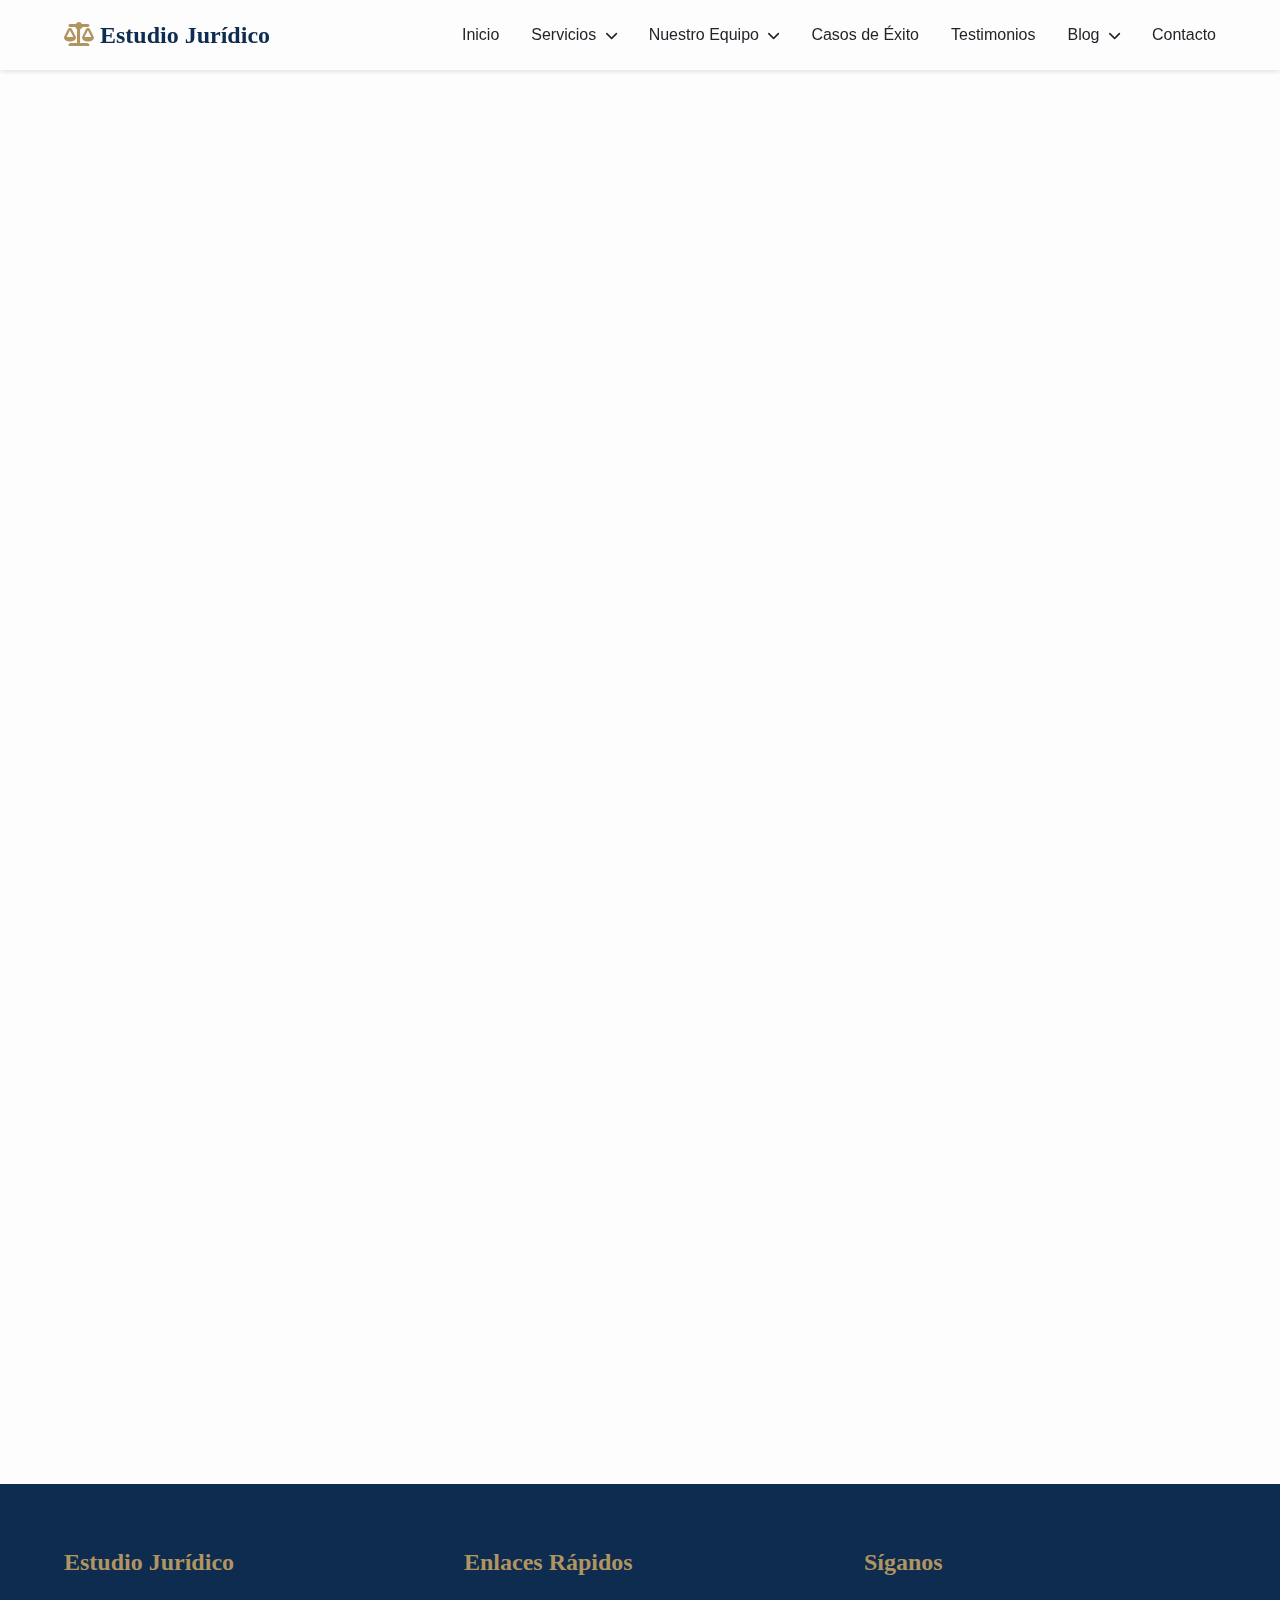
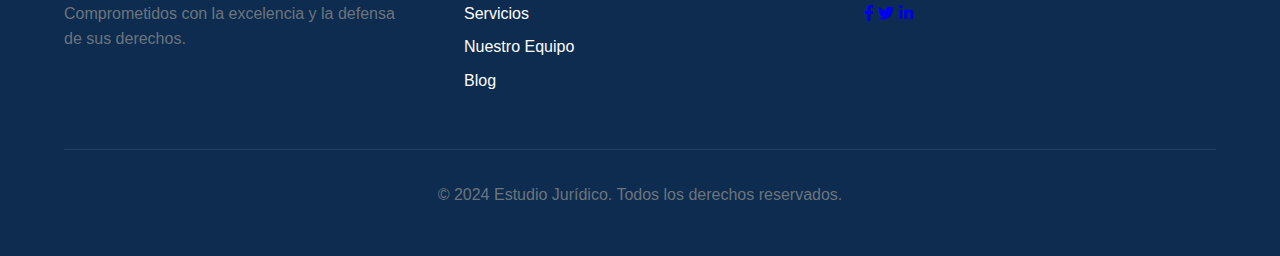
<file: contacto.html>
<!DOCTYPE html>
<html lang="es">
<head>
    <meta charset="UTF-8">
    <meta name="viewport" content="width=device-width, initial-scale=1.0">
    <title>Contacto - Estudio Jurídico</title>
    <link rel="stylesheet" href="src/css/styles.css">
    <link rel="stylesheet" href="https://cdnjs.cloudflare.com/ajax/libs/font-awesome/6.0.0-beta3/css/all.min.css">
</head>
<body>
    <!-- Header -->
    <header class="header">
        <nav class="nav">
            <div class="nav-brand">
                <a href="index.html" style="text-decoration: none; color: inherit;">
                    <i class="fas fa-balance-scale"></i>
                    <span>Estudio Jurídico</span>
                </a>
            </div>
            <ul class="nav-menu">
                <li><a href="index.html">Inicio</a></li>
                <li class="dropdown">
                    <a href="index.html#servicios" class="dropbtn">Servicios <i class="fas fa-chevron-down"></i></a>
                    <div class="dropdown-content">
                        <!-- Dropdown content from index.html -->
                    </div>
                </li>
                <li class="dropdown">
                    <a href="index.html#equipo" class="dropbtn">Nuestro Equipo <i class="fas fa-chevron-down"></i></a>
                    <div class="dropdown-content dropdown-content-simple">
                        <a href="perfiles/juan-perez.html">Juan Pérez - Derecho Corporativo</a>
                        <a href="perfiles/ana-gomez.html">Ana Gómez - Derecho de Familia</a>
                        <a href="perfiles/carlos-sanchez.html">Carlos Sánchez - Derecho Penal</a>
                    </div>
                </li>
                <li><a href="index.html#casos-de-exito">Casos de Éxito</a></li>
                <li><a href="index.html#testimonios">Testimonios</a></li>
                <li class="dropdown">
                    <a href="index.html#blog" class="dropbtn">Blog <i class="fas fa-chevron-down"></i></a>
                    <div class="dropdown-content dropdown-content-simple">
                        <a href="#">Noticias del Estudio</a>
                        <a href="#">Artículos de Interés</a>
                        <a href="#">Guías Legales</a>
                    </div>
                </li>
                <li><a href="contacto.html">Contacto</a></li>
            </ul>
            <button class="nav-toggle">
                <span></span>
                <span></span>
                <span></span>
            </button>
        </nav>
    </header>

    <main>
        <section id="contacto" class="contact fade-in-section" style="padding-top: 120px;">
            <div class="container">
                <h2 class="section-title">Contáctanos</h2>
                <p class="section-subtitle">Estamos aquí para ayudarte. Rellena el formulario o utiliza nuestros datos de contacto directo.</p>
                
                <div class="contact-content">
                    <div class="contact-info">
                        <div class="contact-item">
                            <i class="fas fa-map-marker-alt"></i>
                            <div>
                                <h4>Dirección</h4>
                                <p>Av. Libertador 1234, Piso 10<br>Ciudad Autónoma de Buenos Aires</p>
                            </div>
                        </div>
                        
                        <div class="contact-item">
                            <i class="fas fa-phone"></i>
                            <div>
                                <h4>Teléfono</h4>
                                <p>+54 11 4567-8900</p>
                            </div>
                        </div>
                        
                        <div class="contact-item">
                            <i class="fas fa-envelope"></i>
                            <div>
                                <h4>Email</h4>
                                <p>info@estudiojuridico.com</p>
                            </div>
                        </div>
                        
                        <div class="contact-item">
                            <i class="fas fa-clock"></i>
                            <div>
                                <h4>Horarios</h4>
                                <p>Lun - Vie: 9:00 - 18:00<br>Sáb: 9:00 - 13:00</p>
                            </div>
                        </div>
                    </div>
                    
                    <form class="contact-form" id="contactForm">
                        <div class="form-group">
                            <input type="text" id="nombre" name="nombre" placeholder="Nombre completo" required>
                        </div>
                        
                        <div class="form-group">
                            <input type="email" id="email" name="email" placeholder="Email" required>
                        </div>
                        
                        <div class="form-group">
                            <input type="tel" id="telefono" name="telefono" placeholder="Teléfono">
                        </div>
                        
                        <div class="form-group">
                            <select id="servicio" name="servicio" required>
                                <option value="">Seleccione un servicio</option>
                                <option value="civil">Derecho Civil</option>
                                <option value="penal">Derecho Penal</option>
                                <option value="laboral">Derecho Laboral</option>
                                <option value="corporativo">Derecho Corporativo</option>
                                <option value="inmobiliario">Derecho Inmobiliario</option>
                                <option value="tributario">Derecho Tributario</option>
                            </select>
                        </div>
                        
                        <div class="form-group">
                            <textarea id="mensaje" name="mensaje" placeholder="Su mensaje" rows="5" required></textarea>
                        </div>
                        
                        <button type="submit" class="btn btn-primary">Enviar Mensaje</button>
                    </form>
                </div>
                 <div class="contact-map">
                    <iframe src="https://www.google.com/maps/embed?pb=!1m18!1m12!1m3!1d3284.933584953816!2d-58.4095156847705!3d-34.5805559804655!2m3!1f0!2f0!3f0!3m2!1i1024!2i768!4f13.1!3m3!1m2!1s0x95bcca99c62d72c1%3A0x4a7a1658bdc0a7e!2sAv.%20del%20Libertador%201234%2C%20C1112%20CABA!5e0!3m2!1ses-419!2sar!4v1678886400000!5m2!1ses-419!2sar" width="100%" height="450" style="border:0;" allowfullscreen="" loading="lazy" referrerpolicy="no-referrer-when-downgrade"></iframe>
                </div>
            </div>
        </section>
    </main>

    <footer class="footer">
        <div class="container">
            <div class="footer-content">
                <div class="footer-section">
                    <h4>Estudio Jurídico</h4>
                    <p>Comprometidos con la excelencia y la defensa de sus derechos.</p>
                </div>
                <div class="footer-section">
                    <h4>Enlaces Rápidos</h4>
                    <ul>
                        <li><a href="index.html#servicios">Servicios</a></li>
                        <li><a href="index.html#equipo">Nuestro Equipo</a></li>
                        <li><a href="index.html#blog">Blog</a></li>
                    </ul>
                </div>
                <div class="footer-section">
                    <h4>Síganos</h4>
                    <div class="social-icons">
                        <a href="#"><i class="fab fa-facebook-f"></i></a>
                        <a href="#"><i class="fab fa-twitter"></i></a>
                        <a href="#"><i class="fab fa-linkedin-in"></i></a>
                    </div>
                </div>
            </div>
            <div class="footer-bottom">
                <p>&copy; 2024 Estudio Jurídico. Todos los derechos reservados.</p>
            </div>
        </div>
    </footer>

    <script src="src/js/main.js"></script>
    <script src="src/js/components/contact-form.js"></script>
</body>
</html>
</file>
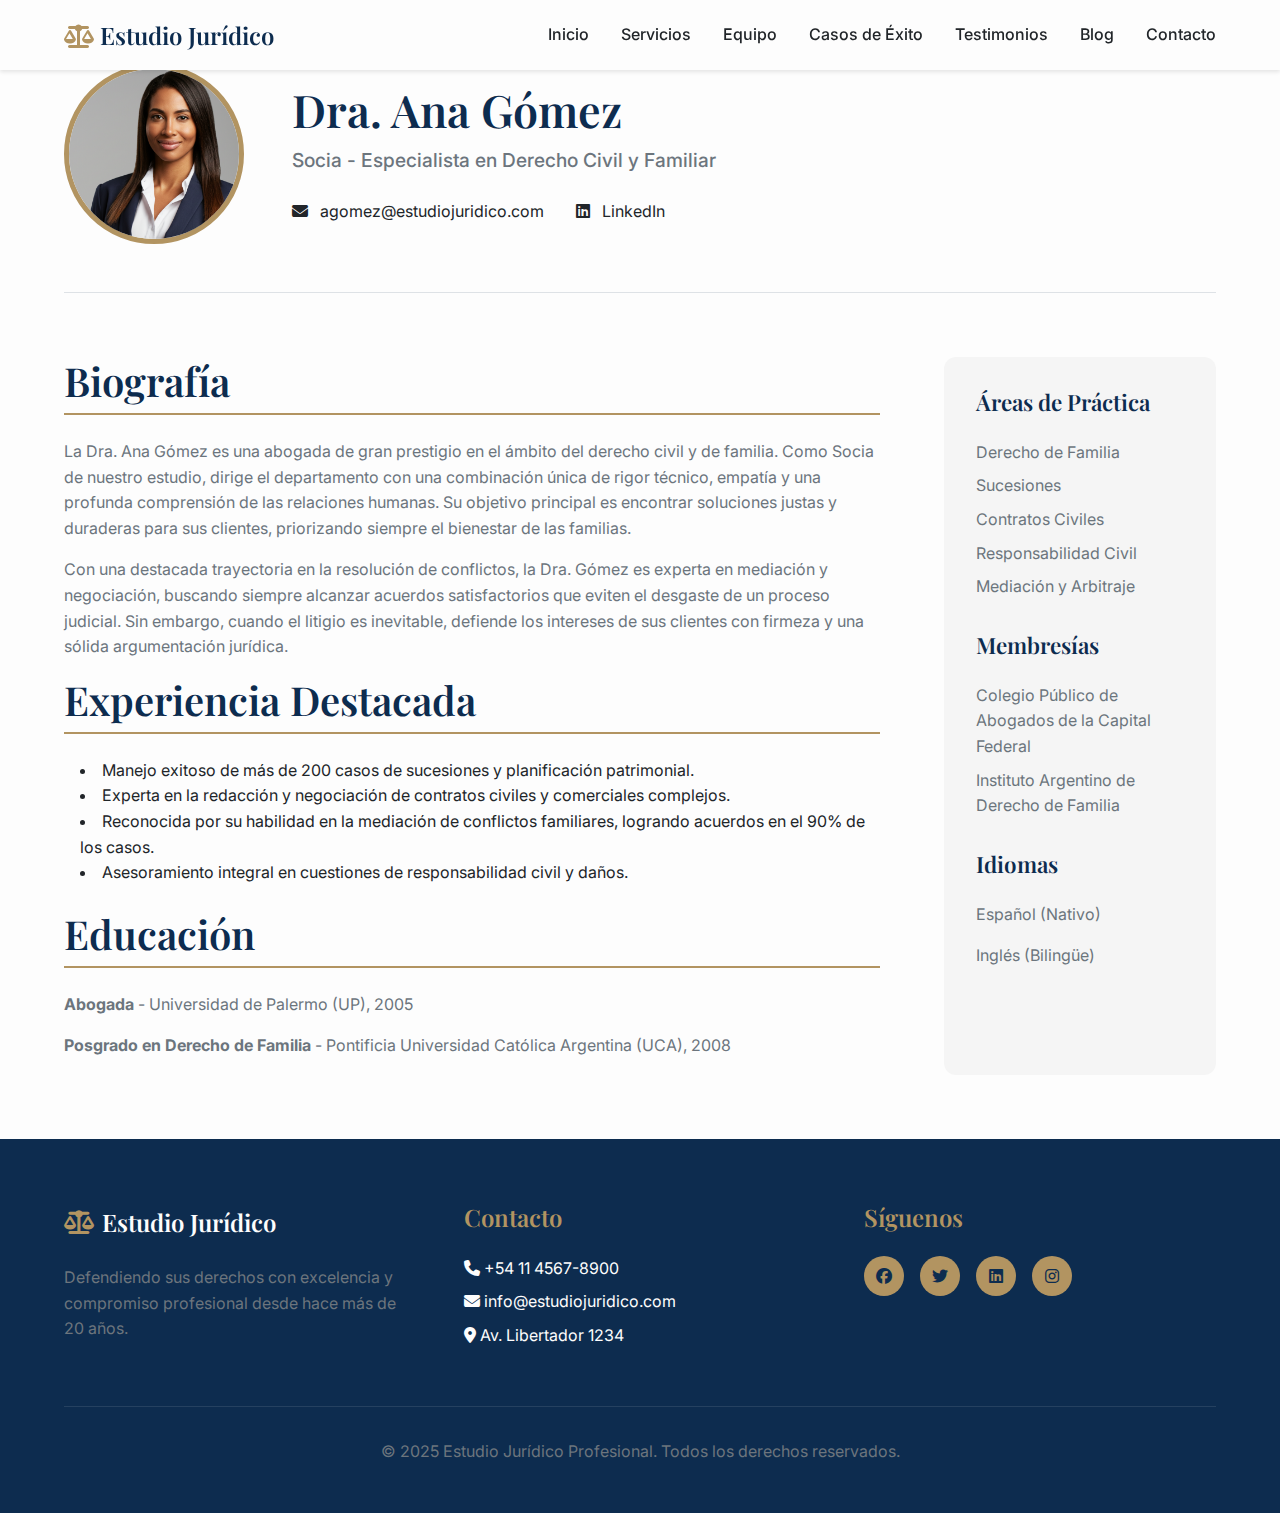
<file: perfiles/ana-gomez.html>
<!DOCTYPE html>
<html lang="es">
<head>
    <meta charset="UTF-8">
    <meta name="viewport" content="width=device-width, initial-scale=1.0">
    <title>Perfil de Dra. Ana Gómez - Estudio Jurídico</title>
    <meta name="description" content="Perfil profesional de la Dra. Ana Gómez, Socia y especialista en Derecho Civil y Familiar.">
    
    <!-- Google Fonts -->
    <link href="https://fonts.googleapis.com/css2?family=Inter:wght@300;400;500;600;700&family=Playfair+Display:wght@400;500;600;700&display=swap" rel="stylesheet">
    
    <!-- Font Awesome Icons -->
    <link rel="stylesheet" href="https://cdnjs.cloudflare.com/ajax/libs/font-awesome/6.4.0/css/all.min.css">
    
    <!-- Custom CSS -->
    <link rel="stylesheet" href="../src/css/styles.css">
    <link rel="stylesheet" href="../src/css/components.css">
</head>
<body>
    <!-- Header -->
    <header class="header">
        <nav class="nav">
            <div class="nav-brand">
                <a href="../index.html" style="text-decoration: none; color: inherit;">
                    <i class="fas fa-balance-scale"></i>
                    <span>Estudio Jurídico</span>
                </a>
            </div>
            <ul class="nav-menu">
                <li><a href="../index.html#inicio">Inicio</a></li>
                <li><a href="../index.html#servicios">Servicios</a></li>
                <li><a href="../index.html#equipo">Equipo</a></li>
                <li><a href="../index.html#casos-de-exito">Casos de Éxito</a></li>
                <li><a href="../index.html#testimonios">Testimonios</a></li>
                <li><a href="../index.html#blog">Blog</a></li>
                <li><a href="../contacto.html">Contacto</a></li>
            </ul>
            <button class="nav-toggle">
                <span></span>
                <span></span>
                <span></span>
            </button>
        </nav>
    </header>

    <main class="profile-page">
        <div class="container">
            <div class="profile-header">
                <img src="../public/professional-woman-headshot.png" alt="Dra. Ana Gómez" class="profile-img">
                <div class="profile-header-info">
                    <h1 class="profile-name">Dra. Ana Gómez</h1>
                    <p class="profile-title">Socia - Especialista en Derecho Civil y Familiar</p>
                    <div class="profile-contact-info">
                        <a href="mailto:agomez@estudiojuridico.com"><i class="fas fa-envelope"></i> agomez@estudiojuridico.com</a>
                        <a href="#"><i class="fab fa-linkedin"></i> LinkedIn</a>
                    </div>
                </div>
            </div>

            <div class="profile-content">
                <div class="profile-main">
                    <h2>Biografía</h2>
                    <p>La Dra. Ana Gómez es una abogada de gran prestigio en el ámbito del derecho civil y de familia. Como Socia de nuestro estudio, dirige el departamento con una combinación única de rigor técnico, empatía y una profunda comprensión de las relaciones humanas. Su objetivo principal es encontrar soluciones justas y duraderas para sus clientes, priorizando siempre el bienestar de las familias.</p>
                    <p>Con una destacada trayectoria en la resolución de conflictos, la Dra. Gómez es experta en mediación y negociación, buscando siempre alcanzar acuerdos satisfactorios que eviten el desgaste de un proceso judicial. Sin embargo, cuando el litigio es inevitable, defiende los intereses de sus clientes con firmeza y una sólida argumentación jurídica.</p>
                    
                    <h2>Experiencia Destacada</h2>
                    <ul>
                        <li>Manejo exitoso de más de 200 casos de sucesiones y planificación patrimonial.</li>
                        <li>Experta en la redacción y negociación de contratos civiles y comerciales complejos.</li>
                        <li>Reconocida por su habilidad en la mediación de conflictos familiares, logrando acuerdos en el 90% de los casos.</li>
                        <li>Asesoramiento integral en cuestiones de responsabilidad civil y daños.</li>
                    </ul>

                    <h2>Educación</h2>
                    <p><strong>Abogada</strong> - Universidad de Palermo (UP), 2005</p>
                    <p><strong>Posgrado en Derecho de Familia</strong> - Pontificia Universidad Católica Argentina (UCA), 2008</p>
                </div>
                <aside class="profile-sidebar">
                    <h3>Áreas de Práctica</h3>
                    <ul>
                        <li>Derecho de Familia</li>
                        <li>Sucesiones</li>
                        <li>Contratos Civiles</li>
                        <li>Responsabilidad Civil</li>
                        <li>Mediación y Arbitraje</li>
                    </ul>
                    <h3>Membresías</h3>
                    <ul>
                        <li>Colegio Público de Abogados de la Capital Federal</li>
                        <li>Instituto Argentino de Derecho de Familia</li>
                    </ul>
                    <h3>Idiomas</h3>
                    <p>Español (Nativo)</p>
                    <p>Inglés (Bilingüe)</p>
                </aside>
            </div>
        </div>
    </main>

    <!-- Footer -->
    <footer class="footer">
        <div class="container">
            <div class="footer-content">
                <div class="footer-section">
                    <div class="footer-brand">
                        <i class="fas fa-balance-scale"></i>
                        <span>Estudio Jurídico</span>
                    </div>
                    <p>Defendiendo sus derechos con excelencia y compromiso profesional desde hace más de 20 años.</p>
                </div>
                <div class="footer-section">
                    <h4>Contacto</h4>
                    <ul>
                        <li><i class="fas fa-phone"></i> +54 11 4567-8900</li>
                        <li><i class="fas fa-envelope"></i> info@estudiojuridico.com</li>
                        <li><i class="fas fa-map-marker-alt"></i> Av. Libertador 1234</li>
                    </ul>
                </div>
                <div class="footer-section">
                    <h4>Síguenos</h4>
                    <div class="social-links">
                        <a href="#"><i class="fab fa-facebook"></i></a>
                        <a href="#"><i class="fab fa-twitter"></i></a>
                        <a href="#"><i class="fab fa-linkedin"></i></a>
                        <a href="#"><i class="fab fa-instagram"></i></a>
                    </div>
                </div>
            </div>
            <div class="footer-bottom">
                <p>&copy; 2025 Estudio Jurídico Profesional. Todos los derechos reservados.</p>
            </div>
        </div>
    </footer>
    <script src="../src/js/main.js"></script>
</body>
</html>
</file>
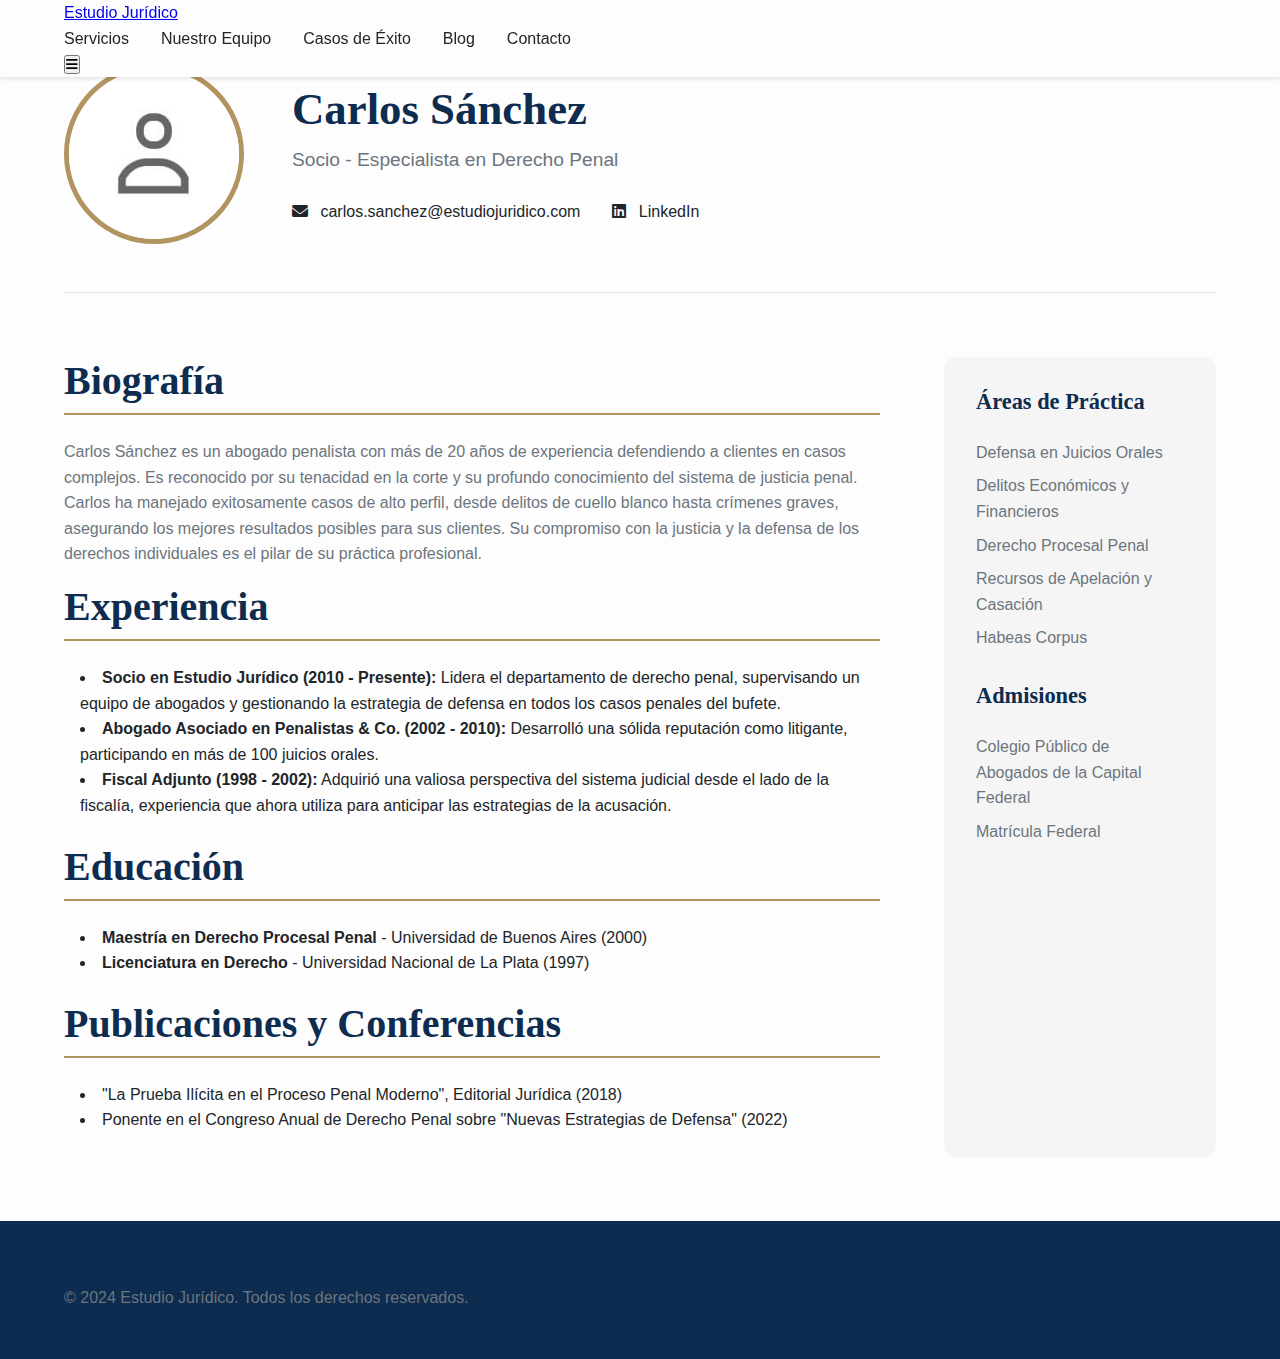
<file: perfiles/carlos-sanchez.html>
<!DOCTYPE html>
<html lang="es">
<head>
    <meta charset="UTF-8">
    <meta name="viewport" content="width=device-width, initial-scale=1.0">
    <title>Carlos Sánchez - Especialista en Derecho Penal - Estudio Jurídico</title>
    <link rel="stylesheet" href="../src/css/styles.css">
    <link rel="stylesheet" href="../src/css/components.css">
    <link rel="stylesheet" href="https://cdnjs.cloudflare.com/ajax/libs/font-awesome/6.0.0-beta3/css/all.min.css">
</head>
<body>
    <header class="header">
        <div class="container">
            <nav class="navigation">
                <a href="../index.html" class="logo">Estudio Jurídico</a>
                <ul class="nav-menu">
                    <li><a href="../index.html#servicios">Servicios</a></li>
                    <li><a href="../index.html#equipo">Nuestro Equipo</a></li>
                    <li><a href="../index.html#casos-de-exito">Casos de Éxito</a></li>
                    <li><a href="../index.html#blog">Blog</a></li>
                    <li><a href="../contacto.html">Contacto</a></li>
                </ul>
                <button class="hamburger-menu" aria-label="Abrir menú">
                    <i class="fas fa-bars"></i>
                </button>
            </nav>
        </div>
    </header>

    <main>
        <section class="profile-page">
            <div class="container">
                <header class="profile-header">
                    <img src="../public/placeholder-user.jpg" alt="Foto de Carlos Sánchez" class="profile-img">
                    <div class="profile-info">
                        <h1 class="profile-name">Carlos Sánchez</h1>
                        <p class="profile-title">Socio - Especialista en Derecho Penal</p>
                        <div class="profile-contact-info">
                            <a href="mailto:carlos.sanchez@estudiojuridico.com"><i class="fas fa-envelope"></i> carlos.sanchez@estudiojuridico.com</a>
                            <a href="https://www.linkedin.com/in/carlossanchez" target="_blank"><i class="fab fa-linkedin"></i> LinkedIn</a>
                        </div>
                    </div>
                </header>

                <div class="profile-content">
                    <div class="profile-main">
                        <h2>Biografía</h2>
                        <p>Carlos Sánchez es un abogado penalista con más de 20 años de experiencia defendiendo a clientes en casos complejos. Es reconocido por su tenacidad en la corte y su profundo conocimiento del sistema de justicia penal. Carlos ha manejado exitosamente casos de alto perfil, desde delitos de cuello blanco hasta crímenes graves, asegurando los mejores resultados posibles para sus clientes. Su compromiso con la justicia y la defensa de los derechos individuales es el pilar de su práctica profesional.</p>

                        <h2>Experiencia</h2>
                        <ul>
                            <li><strong>Socio en Estudio Jurídico (2010 - Presente):</strong> Lidera el departamento de derecho penal, supervisando un equipo de abogados y gestionando la estrategia de defensa en todos los casos penales del bufete.</li>
                            <li><strong>Abogado Asociado en Penalistas & Co. (2002 - 2010):</strong> Desarrolló una sólida reputación como litigante, participando en más de 100 juicios orales.</li>
                            <li><strong>Fiscal Adjunto (1998 - 2002):</strong> Adquirió una valiosa perspectiva del sistema judicial desde el lado de la fiscalía, experiencia que ahora utiliza para anticipar las estrategias de la acusación.</li>
                        </ul>

                        <h2>Educación</h2>
                        <ul>
                            <li><strong>Maestría en Derecho Procesal Penal</strong> - Universidad de Buenos Aires (2000)</li>
                            <li><strong>Licenciatura en Derecho</strong> - Universidad Nacional de La Plata (1997)</li>
                        </ul>
                         <h2>Publicaciones y Conferencias</h2>
                        <ul>
                            <li>"La Prueba Ilícita en el Proceso Penal Moderno", Editorial Jurídica (2018)</li>
                            <li>Ponente en el Congreso Anual de Derecho Penal sobre "Nuevas Estrategias de Defensa" (2022)</li>
                        </ul>
                    </div>
                    <aside class="profile-sidebar">
                        <h3>Áreas de Práctica</h3>
                        <ul>
                            <li>Defensa en Juicios Orales</li>
                            <li>Delitos Económicos y Financieros</li>
                            <li>Derecho Procesal Penal</li>
                            <li>Recursos de Apelación y Casación</li>
                            <li>Habeas Corpus</li>
                        </ul>
                        <h3>Admisiones</h3>
                        <ul>
                            <li>Colegio Público de Abogados de la Capital Federal</li>
                            <li>Matrícula Federal</li>
                        </ul>
                    </aside>
                </div>
            </div>
        </section>
    </main>

    <footer class="footer">
        <div class="container">
            <p>&copy; 2024 Estudio Jurídico. Todos los derechos reservados.</p>
        </div>
    </footer>
    <script src="../src/js/main.js"></script>
</body>
</html>
</file>
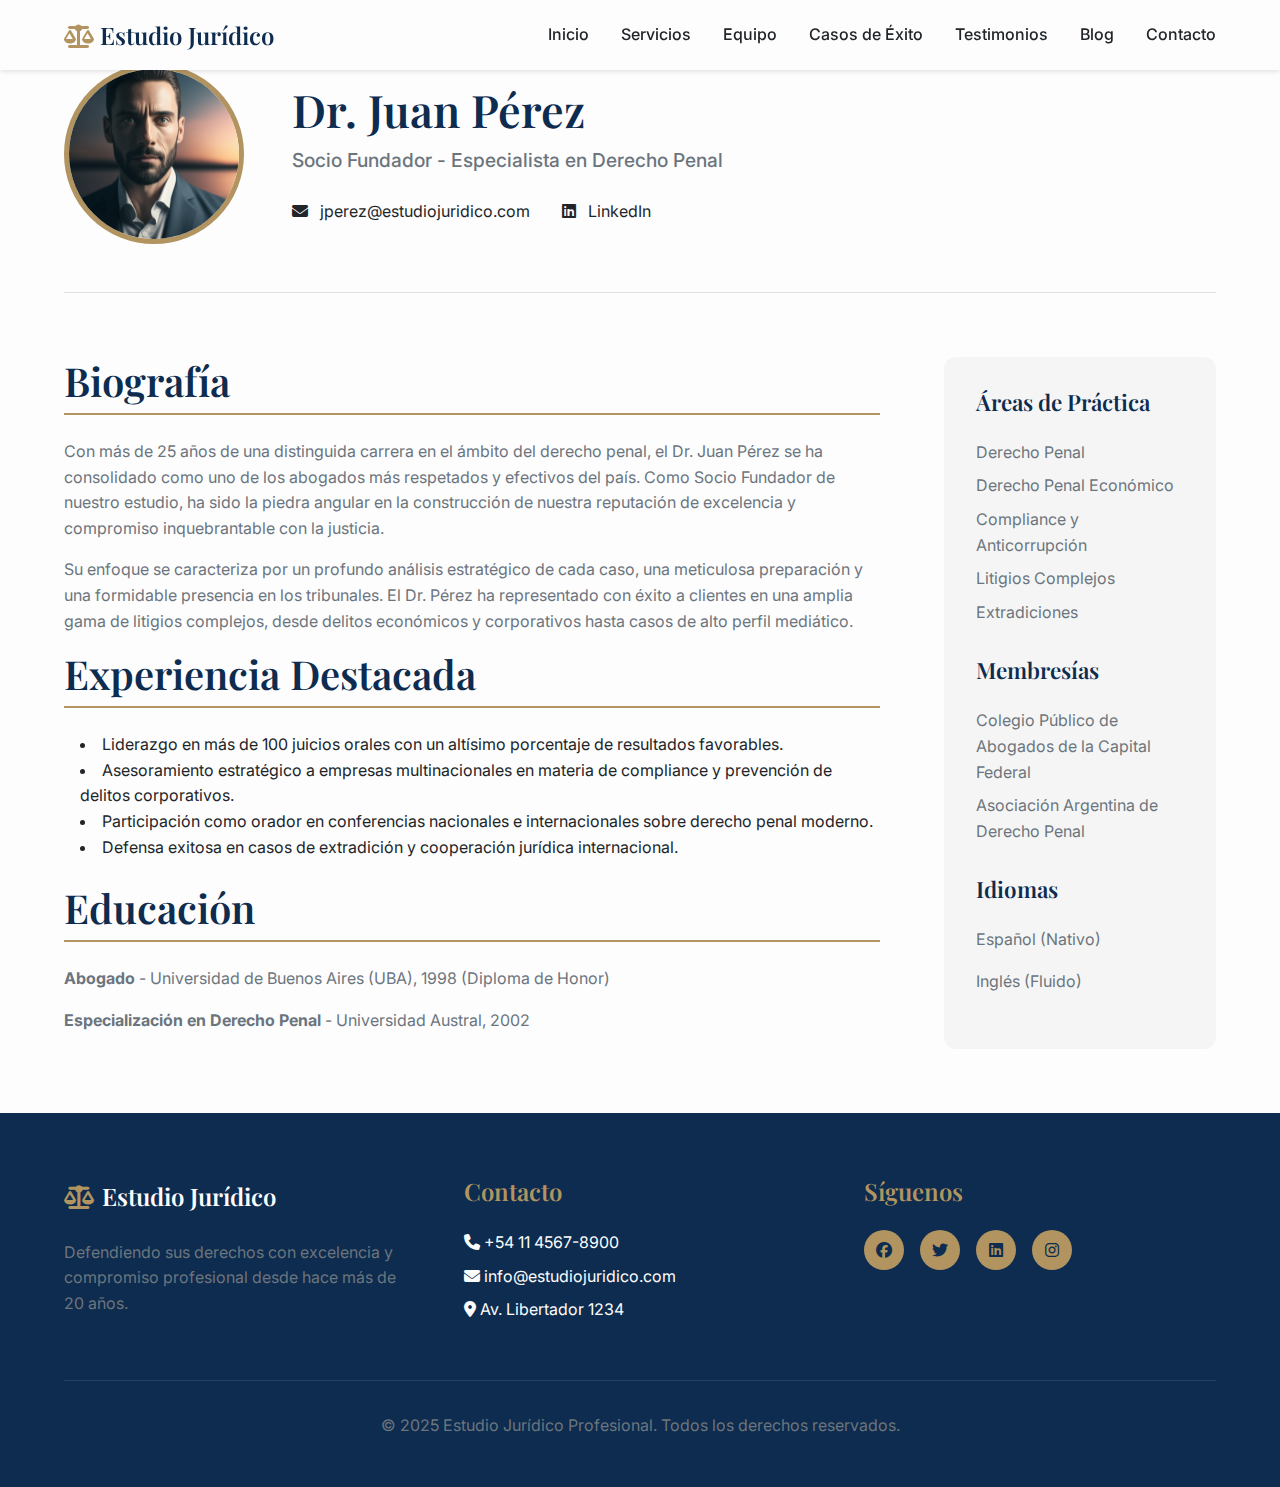
<file: perfiles/juan-perez.html>
<!DOCTYPE html>
<html lang="es">
<head>
    <meta charset="UTF-8">
    <meta name="viewport" content="width=device-width, initial-scale=1.0">
    <title>Perfil de Dr. Juan Pérez - Estudio Jurídico</title>
    <meta name="description" content="Perfil profesional del Dr. Juan Pérez, Socio Fundador y especialista en Derecho Penal.">
    
    <!-- Google Fonts -->
    <link href="https://fonts.googleapis.com/css2?family=Inter:wght@300;400;500;600;700&family=Playfair+Display:wght@400;500;600;700&display=swap" rel="stylesheet">
    
    <!-- Font Awesome Icons -->
    <link rel="stylesheet" href="https://cdnjs.cloudflare.com/ajax/libs/font-awesome/6.4.0/css/all.min.css">
    
    <!-- Custom CSS -->
    <link rel="stylesheet" href="../src/css/styles.css">
    <link rel="stylesheet" href="../src/css/components.css">
</head>
<body>
    <!-- Header -->
    <header class="header">
        <nav class="nav">
            <div class="nav-brand">
                <a href="../index.html" style="text-decoration: none; color: inherit;">
                    <i class="fas fa-balance-scale"></i>
                    <span>Estudio Jurídico</span>
                </a>
            </div>
            <ul class="nav-menu">
                <li><a href="../index.html#inicio">Inicio</a></li>
                <li><a href="../index.html#servicios">Servicios</a></li>
                <li><a href="../index.html#equipo">Equipo</a></li>
                <li><a href="../index.html#casos-de-exito">Casos de Éxito</a></li>
                <li><a href="../index.html#testimonios">Testimonios</a></li>
                <li><a href="../index.html#blog">Blog</a></li>
                <li><a href="../contacto.html">Contacto</a></li>
            </ul>
            <button class="nav-toggle">
                <span></span>
                <span></span>
                <span></span>
            </button>
        </nav>
    </header>

    <main class="profile-page">
        <div class="container">
            <div class="profile-header">
                <img src="../public/professional-man-headshot.png" alt="Dr. Juan Pérez" class="profile-img">
                <div class="profile-header-info">
                    <h1 class="profile-name">Dr. Juan Pérez</h1>
                    <p class="profile-title">Socio Fundador - Especialista en Derecho Penal</p>
                    <div class="profile-contact-info">
                        <a href="mailto:jperez@estudiojuridico.com"><i class="fas fa-envelope"></i> jperez@estudiojuridico.com</a>
                        <a href="#"><i class="fab fa-linkedin"></i> LinkedIn</a>
                    </div>
                </div>
            </div>

            <div class="profile-content">
                <div class="profile-main">
                    <h2>Biografía</h2>
                    <p>Con más de 25 años de una distinguida carrera en el ámbito del derecho penal, el Dr. Juan Pérez se ha consolidado como uno de los abogados más respetados y efectivos del país. Como Socio Fundador de nuestro estudio, ha sido la piedra angular en la construcción de nuestra reputación de excelencia y compromiso inquebrantable con la justicia.</p>
                    <p>Su enfoque se caracteriza por un profundo análisis estratégico de cada caso, una meticulosa preparación y una formidable presencia en los tribunales. El Dr. Pérez ha representado con éxito a clientes en una amplia gama de litigios complejos, desde delitos económicos y corporativos hasta casos de alto perfil mediático.</p>
                    
                    <h2>Experiencia Destacada</h2>
                    <ul>
                        <li>Liderazgo en más de 100 juicios orales con un altísimo porcentaje de resultados favorables.</li>
                        <li>Asesoramiento estratégico a empresas multinacionales en materia de compliance y prevención de delitos corporativos.</li>
                        <li>Participación como orador en conferencias nacionales e internacionales sobre derecho penal moderno.</li>
                        <li>Defensa exitosa en casos de extradición y cooperación jurídica internacional.</li>
                    </ul>

                    <h2>Educación</h2>
                    <p><strong>Abogado</strong> - Universidad de Buenos Aires (UBA), 1998 (Diploma de Honor)</p>
                    <p><strong>Especialización en Derecho Penal</strong> - Universidad Austral, 2002</p>
                </div>
                <aside class="profile-sidebar">
                    <h3>Áreas de Práctica</h3>
                    <ul>
                        <li>Derecho Penal</li>
                        <li>Derecho Penal Económico</li>
                        <li>Compliance y Anticorrupción</li>
                        <li>Litigios Complejos</li>
                        <li>Extradiciones</li>
                    </ul>
                    <h3>Membresías</h3>
                    <ul>
                        <li>Colegio Público de Abogados de la Capital Federal</li>
                        <li>Asociación Argentina de Derecho Penal</li>
                    </ul>
                    <h3>Idiomas</h3>
                    <p>Español (Nativo)</p>
                    <p>Inglés (Fluido)</p>
                </aside>
            </div>
        </div>
    </main>

    <!-- Footer -->
    <footer class="footer">
        <div class="container">
            <div class="footer-content">
                <div class="footer-section">
                    <div class="footer-brand">
                        <i class="fas fa-balance-scale"></i>
                        <span>Estudio Jurídico</span>
                    </div>
                    <p>Defendiendo sus derechos con excelencia y compromiso profesional desde hace más de 20 años.</p>
                </div>
                <div class="footer-section">
                    <h4>Contacto</h4>
                    <ul>
                        <li><i class="fas fa-phone"></i> +54 11 4567-8900</li>
                        <li><i class="fas fa-envelope"></i> info@estudiojuridico.com</li>
                        <li><i class="fas fa-map-marker-alt"></i> Av. Libertador 1234</li>
                    </ul>
                </div>
                <div class="footer-section">
                    <h4>Síguenos</h4>
                    <div class="social-links">
                        <a href="#"><i class="fab fa-facebook"></i></a>
                        <a href="#"><i class="fab fa-twitter"></i></a>
                        <a href="#"><i class="fab fa-linkedin"></i></a>
                        <a href="#"><i class="fab fa-instagram"></i></a>
                    </div>
                </div>
            </div>
            <div class="footer-bottom">
                <p>&copy; 2025 Estudio Jurídico Profesional. Todos los derechos reservados.</p>
            </div>
        </div>
    </footer>
    <script src="../src/js/main.js"></script>
</body>
</html>
</file>
<file: src/css/components.css>
/* Service Cards */
.service-card {
  background-color: var(--white);
  padding: var(--spacing-xl);
  border-radius: var(--radius-lg);
  box-shadow: var(--shadow-md);
  text-align: center;
  transition: transform 0.3s ease, box-shadow 0.3s ease;
}

.service-card:hover {
  transform: translateY(-5px);
  box-shadow: var(--shadow-lg);
}

.service-icon {
  width: 80px;
  height: 80px;
  background-color: var(--primary-color);
  border-radius: 50%;
  display: flex;
  align-items: center;
  justify-content: center;
  margin: 0 auto var(--spacing-md);
  transition: background-color 0.3s ease;
}

.service-card:hover .service-icon {
  background-color: var(--secondary-color);
}

.service-icon i {
  font-size: 2rem;
  color: var(--white);
}

.service-card h3 {
  color: var(--primary-color);
  margin-bottom: var(--spacing-sm);
}

.service-card p {
  color: var(--text-light);
  line-height: 1.6;
}

/* Testimonial Cards */
.testimonial-card {
  background-color: var(--white);
  padding: var(--spacing-xl);
  border-radius: var(--radius-lg);
  box-shadow: var(--shadow-md);
  position: relative;
}

.testimonial-card::before {
  content: '"';
  position: absolute;
  top: -10px;
  left: var(--spacing-md);
  font-size: 4rem;
  color: var(--secondary-color);
  font-family: var(--font-secondary);
  line-height: 1;
}

.testimonial-rating {
  display: flex;
  gap: var(--spacing-xs);
  margin-bottom: var(--spacing-md);
}

.testimonial-rating i {
  color: var(--secondary-color);
}

.testimonial-card p {
  font-style: italic;
  margin-bottom: var(--spacing-md);
  color: var(--text-dark);
}

.testimonial-author {
  border-top: 1px solid var(--border-color);
  padding-top: var(--spacing-md);
}

.testimonial-author strong {
  display: block;
  color: var(--primary-color);
  margin-bottom: var(--spacing-xs);
}

.testimonial-author span {
  color: var(--text-light);
  font-size: 0.9rem;
}

/* Loading Animation */
.loading {
  display: inline-block;
  width: 20px;
  height: 20px;
  border: 3px solid rgba(255, 255, 255, 0.3);
  border-radius: 50%;
  border-top-color: var(--white);
  animation: spin 1s ease-in-out infinite;
}

@keyframes spin {
  to {
    transform: rotate(360deg);
  }
}

/* Success/Error Messages */
.message {
  padding: var(--spacing-sm) var(--spacing-md);
  border-radius: var(--radius-md);
  margin-bottom: var(--spacing-md);
  font-weight: 500;
}

.message.success {
  background-color: #d4edda;
  color: #155724;
  border: 1px solid #c3e6cb;
}

.message.error {
  background-color: #f8d7da;
  color: #721c24;
  border: 1px solid #f5c6cb;
}

/* Smooth Scrolling */
html {
  scroll-behavior: smooth;
}

/* Focus Styles for Accessibility */
button:focus,
input:focus,
select:focus,
textarea:focus,
a:focus {
  outline: 2px solid var(--secondary-color);
  outline-offset: 2px;
}

/* Print Styles */
@media print {
  .header,
  .chatbot-container,
  .chatbot-toggle {
    display: none;
  }

  body {
    font-size: 12pt;
    line-height: 1.4;
  }

  .hero,
  section {
    page-break-inside: avoid;
  }
}

/* Profile Page Styles */
.profile-page {
    padding: var(--spacing-xxl) 0;
    background-color: var(--white);
}

.profile-header {
    display: flex;
    align-items: center;
    gap: var(--spacing-xl);
    margin-bottom: var(--spacing-xxl);
    padding-bottom: var(--spacing-xl);
    border-bottom: 1px solid var(--border-color);
}

.profile-img {
    width: 180px;
    height: 180px;
    border-radius: 50%;
    object-fit: cover;
    border: 5px solid var(--secondary-color);
}

.profile-name {
    font-family: var(--font-secondary);
    font-size: 2.8rem;
    color: var(--primary-color);
    margin-bottom: var(--spacing-xs);
}

.profile-title {
    font-size: 1.2rem;
    color: var(--text-light);
    font-weight: 500;
    margin-bottom: var(--spacing-md);
}

.profile-contact-info {
    display: flex;
    gap: var(--spacing-lg);
}

.profile-contact-info a {
    color: var(--text-dark);
    text-decoration: none;
    transition: color 0.3s ease;
}

.profile-contact-info a:hover {
    color: var(--secondary-color);
}

.profile-contact-info i {
    margin-right: var(--spacing-xs);
}

.profile-content {
    display: grid;
    grid-template-columns: 3fr 1fr;
    gap: var(--spacing-xxl);
}

.profile-main h2 {
    font-family: var(--font-secondary);
    color: var(--primary-color);
    border-bottom: 2px solid var(--secondary-color);
    padding-bottom: var(--spacing-xs);
    margin-bottom: var(--spacing-md);
}

.profile-main ul {
    list-style-position: inside;
    padding-left: var(--spacing-sm);
    margin-bottom: var(--spacing-md);
}

.profile-sidebar {
    background-color: var(--light-gray);
    padding: var(--spacing-lg);
    border-radius: var(--radius-lg);
}

.profile-sidebar h3 {
    font-family: var(--font-secondary);
    color: var(--primary-color);
    font-size: 1.4rem;
    margin-bottom: var(--spacing-md);
}

.profile-sidebar ul {
    list-style: none;
    margin-bottom: var(--spacing-lg);
}

.profile-sidebar ul li {
    margin-bottom: var(--spacing-xs);
    color: var(--text-light);
}

@media (max-width: 992px) {
    .profile-content {
        grid-template-columns: 1fr;
    }
}

@media (max-width: 768px) {
    .profile-header {
        flex-direction: column;
        text-align: center;
    }
}
</file>
<file: src/css/styles.css>
/* Reset and Base Styles */
* {
  margin: 0;
  padding: 0;
  box-sizing: border-box;
}

:root {
  /* Colors */
  --primary-color: #0d2c4f; /* Azul marino oscuro y profesional */
  --secondary-color: #b29461; /* Dorado/Bronce para prestigio */
  --accent-color: #1e4a7b; /* Un azul más claro para interacciones */
  --text-dark: #212529; /* Gris oscuro (casi negro) para texto principal */
  --text-light: #6c757d; /* Gris medio para texto secundario */
  --white: #fdfdfd; /* Un blanco roto muy sutil */
  --light-gray: #f5f5f5; /* Un gris muy claro para fondos de sección */
  --border-color: #dee2e6; /* Un color de borde neutro */
  --danger-color: #dc3545; /* Color rojo para errores */

  /* Typography */
  --font-primary: "Inter", sans-serif;
  --font-secondary: "Playfair Display", serif;

  /* Spacing */
  --spacing-xs: 0.5rem;
  --spacing-sm: 1rem;
  --spacing-md: 1.5rem;
  --spacing-lg: 2rem;
  --spacing-xl: 3rem;
  --spacing-xxl: 4rem;

  /* Border Radius */
  --radius-sm: 4px;
  --radius-md: 8px;
  --radius-lg: 12px;

  /* Shadows */
  --shadow-sm: 0 2px 4px rgba(0, 0, 0, 0.1);
  --shadow-md: 0 4px 6px rgba(0, 0, 0, 0.1);
  --shadow-lg: 0 10px 25px rgba(0, 0, 0, 0.15);
}

body {
  font-family: var(--font-primary);
  line-height: 1.6;
  color: var(--text-dark);
  background-color: var(--white);
}

.container {
  max-width: 1200px;
  margin: 0 auto;
  padding: 0 var(--spacing-md);
}

/* Typography */
h1,
h2,
h3,
h4,
h5,
h6 {
  font-family: var(--font-secondary);
  font-weight: 600;
  line-height: 1.2;
  margin-bottom: var(--spacing-sm);
}

h1 {
  font-size: 3rem;
}
h2 {
  font-size: 2.5rem;
}
h3 {
  font-size: 2rem;
}
h4 {
  font-size: 1.5rem;
}
h5 {
  font-size: 1.25rem;
}
h6 {
  font-size: 1rem;
}

p {
  margin-bottom: var(--spacing-sm);
  color: var(--text-light);
}

/* Buttons */
.btn {
  display: inline-block;
  padding: var(--spacing-sm) var(--spacing-lg);
  border: none;
  border-radius: var(--radius-md);
  font-family: var(--font-primary);
  font-weight: 500;
  text-decoration: none;
  text-align: center;
  cursor: pointer;
  transition: all 0.3s ease;
  font-size: 1rem;
}

.btn-primary {
  background-color: var(--primary-color);
  color: var(--white);
}

.btn-primary:hover {
  background-color: var(--accent-color);
  transform: translateY(-2px);
  box-shadow: var(--shadow-md);
}

.btn-secondary {
  background-color: transparent;
  color: var(--primary-color);
  border: 2px solid var(--primary-color);
}

.btn-secondary:hover {
  background-color: var(--primary-color);
  color: var(--white);
}

/* Header */
.header {
  background-color: var(--white);
  box-shadow: var(--shadow-sm);
  position: fixed;
  top: 0;
  left: 0;
  right: 0;
  z-index: 1000;
}

.nav {
  display: flex;
  justify-content: space-between;
  align-items: center;
  padding: var(--spacing-sm) var(--spacing-md);
  max-width: 1200px;
  margin: 0 auto;
}

.nav-brand {
  display: flex;
  align-items: center;
  gap: var(--spacing-xs);
  font-family: var(--font-secondary);
  font-size: 1.5rem;
  font-weight: 600;
  color: var(--primary-color);
}

.nav-brand i {
  color: var(--secondary-color);
}

.nav-menu {
  display: flex;
  list-style: none;
  gap: var(--spacing-lg);
}

.nav-menu a {
  text-decoration: none;
  color: var(--text-dark);
  font-weight: 500;
  transition: color 0.3s ease;
}

.nav-menu a:hover {
  color: var(--primary-color);
}

.nav-toggle {
  display: none;
  flex-direction: column;
  background: none;
  border: none;
  cursor: pointer;
}

.nav-toggle span {
  width: 25px;
  height: 3px;
  background-color: var(--primary-color);
  margin: 3px 0;
  transition: 0.3s;
}

/* Hero Section */
.hero {
  display: flex;
  align-items: center;
  min-height: 100vh;
  padding: var(--spacing-xxl) var(--spacing-md);
  background: linear-gradient(135deg, #f8f9fa 0%, #e9ecef 100%);
  margin-top: 80px;
}

.hero-content {
  flex: 1;
  max-width: 600px;
}

.hero-title {
  font-size: 3.5rem;
  color: var(--primary-color);
  margin-bottom: var(--spacing-md);
}

.hero-subtitle {
  font-size: 1.25rem;
  color: var(--text-light);
  margin-bottom: var(--spacing-xl);
}

.hero-buttons {
  display: flex;
  gap: var(--spacing-md);
  flex-wrap: wrap;
}

.hero-image {
  flex: 1;
  text-align: center;
}

.hero-image-carousel {
    flex: 1;
    position: relative;
    max-width: 750px; /* O el ancho que prefieras */
    margin: auto;
    overflow: hidden;
    border-radius: var(--radius-lg);
    box-shadow: var(--shadow-lg);
}

.carousel-inner {
    display: flex;
    transition: transform 0.5s ease-in-out;
}

.carousel-item {
    min-width: 100%;
    box-sizing: border-box;
}

.carousel-item img {
    width: 100%;
    display: block;
}

.carousel-control {
    position: absolute;
    top: 50%;
    transform: translateY(-50%);
    background-color: rgba(0, 0, 0, 0.5);
    color: white;
    border: none;
    padding: 10px;
    cursor: pointer;
    border-radius: 50%;
    width: 40px;
    height: 40px;
    font-size: 20px;
}

.carousel-control.prev {
    left: 10px;
}

.carousel-control.next {
    right: 10px;
}

.hero-image img {
  max-width: 100%;
  height: auto;
  border-radius: var(--radius-lg);
  box-shadow: var(--shadow-lg);
}

/* Sections */
section {
  padding: var(--spacing-xxl) 0;
}

.section-title {
  text-align: center;
  color: var(--primary-color);
  margin-bottom: var(--spacing-md);
}

.section-subtitle {
  text-align: center;
  font-size: 1.125rem;
  color: var(--text-light);
  margin-bottom: var(--spacing-xl);
  max-width: 600px;
  margin-left: auto;
  margin-right: auto;
}

/* Services Section */
.services {
  background-color: var(--light-gray);
}

.services-grid {
  display: grid;
  grid-template-columns: repeat(auto-fit, minmax(300px, 1fr));
  gap: var(--spacing-lg);
  margin-top: var(--spacing-xl);
}

/* Team Section */
.team {
    background-color: var(--white);
}

.team-grid {
    display: grid;
    grid-template-columns: repeat(auto-fit, minmax(300px, 1fr));
    gap: var(--spacing-lg);
    margin-top: var(--spacing-xl);
}

.team-member {
    text-align: center;
    background-color: var(--light-gray);
    padding: var(--spacing-lg);
    border-radius: var(--radius-lg);
    box-shadow: var(--shadow-sm);
    transition: transform 0.3s ease, box-shadow 0.3s ease;
}

.team-member:hover {
    transform: translateY(-5px);
    box-shadow: var(--shadow-md);
}

.team-member img {
  width: 150px;
  height: 150px;
  border-radius: 50%;
  object-fit: cover;
  object-position: center top;
  margin-bottom: var(--spacing-lg);
  border: 5px solid var(--light-gray);
  transition: border-color 0.3s ease;
}

.team-member:hover img {
    border-color: var(--secondary-color);
}

.team-member h3 {
  color: var(--primary-color);
  font-family: var(--font-secondary);
  font-size: 1.5rem;
  margin-bottom: var(--spacing-xs);
}
.team-member h3 a {
    text-decoration: none;
    color: inherit;
    transition: color 0.3s ease;
}
.team-member h3 a:hover {
    color: var(--secondary-color);
}

.team-member p {
  color: var(--text-light);
  font-size: 0.9rem;
}

/* About Section */
.about-content {
  display: grid;
  grid-template-columns: 1fr 1fr;
  gap: var(--spacing-xxl);
  align-items: center;
}

.about-text h2 {
  color: var(--primary-color);
  margin-bottom: var(--spacing-md);
}

.about-values {
  margin-top: var(--spacing-xl);
}

.value-item {
  display: flex;
  align-items: center;
  gap: var(--spacing-md);
  margin-bottom: var(--spacing-md);
}

.value-item i {
  color: var(--secondary-color);
  font-size: 1.5rem;
  width: 40px;
}

.value-item h4 {
  color: var(--primary-color);
  margin-bottom: var(--spacing-xs);
}

.about-stats {
  display: grid;
  grid-template-columns: 1fr 1fr;
  gap: var(--spacing-lg);
}

.stat-item {
  text-align: center;
  padding: var(--spacing-lg);
  background-color: var(--white);
  border-radius: var(--radius-lg);
  box-shadow: var(--shadow-md);
}

.stat-number {
  display: block;
  font-size: 2.5rem;
  font-weight: 700;
  color: var(--primary-color);
  font-family: var(--font-secondary);
}

.stat-label {
  color: var(--text-light);
  font-weight: 500;
}

/* Success Cases Section */
.success-cases {
    background-color: var(--white);
}

.success-grid {
    display: grid;
    grid-template-columns: repeat(auto-fit, minmax(300px, 1fr));
    gap: var(--spacing-lg);
    margin-top: var(--spacing-xl);
}

.success-card {
    background-color: var(--light-gray);
    padding: var(--spacing-xl);
    border-radius: var(--radius-lg);
    border-left: 5px solid var(--secondary-color);
    box-shadow: var(--shadow-sm);
    transition: transform 0.3s ease, box-shadow 0.3s ease;
}

.success-card:hover {
    transform: translateY(-5px);
    box-shadow: var(--shadow-md);
}

.success-icon {
    font-size: 2.5rem;
    color: var(--secondary-color);
    margin-bottom: var(--spacing-md);
}

.success-title {
    font-family: var(--font-secondary);
    color: var(--primary-color);
    font-size: 1.4rem;
    margin-bottom: var(--spacing-sm);
}

.success-description {
    color: var(--text-light);
}

/* Testimonials Section */
.testimonials {
  background-color: var(--light-gray);
}

.testimonials-grid {
  display: grid;
  grid-template-columns: repeat(auto-fit, minmax(300px, 1fr));
  gap: var(--spacing-lg);
  margin-top: var(--spacing-xl);
}

/* Blog Section */
.blog {
    background-color: var(--light-gray);
}

.blog-grid {
    display: grid;
    grid-template-columns: repeat(auto-fit, minmax(320px, 1fr));
    gap: var(--spacing-lg);
    margin-top: var(--spacing-xl);
}

.blog-post-card {
    background-color: var(--white);
    border-radius: var(--radius-lg);
    box-shadow: var(--shadow-sm);
    overflow: hidden;
    transition: transform 0.3s ease, box-shadow 0.3s ease;
}

.blog-post-card:hover {
    transform: translateY(-5px);
    box-shadow: var(--shadow-md);
}

.blog-post-img {
    width: 100%;
    height: 200px;
    object-fit: cover;
}

.blog-post-content {
    padding: var(--spacing-lg);
}

.blog-post-meta {
    font-size: 0.875rem;
    color: var(--text-light);
    margin-bottom: var(--spacing-xs);
}

.blog-post-title {
    font-family: var(--font-secondary);
    color: var(--primary-color);
    font-size: 1.3rem;
    margin-bottom: var(--spacing-sm);
}

.blog-post-excerpt {
    color: var(--text-light);
    margin-bottom: var(--spacing-md);
}

.btn-link {
    color: var(--secondary-color);
    text-decoration: none;
    font-weight: 600;
    transition: color 0.3s ease;
}

.btn-link:hover {
    color: var(--primary-color);
}

.btn-link i {
    margin-left: var(--spacing-xs);
}

/* Contact Section */
.contact-content {
  display: grid;
  grid-template-columns: 1fr 1fr;
  gap: var(--spacing-xxl);
  margin-top: var(--spacing-xl);
}

.contact-item {
  display: flex;
  align-items: flex-start;
  gap: var(--spacing-md);
  margin-bottom: var(--spacing-lg);
}

.contact-item i {
  color: var(--secondary-color);
  font-size: 1.5rem;
  width: 30px;
  margin-top: var(--spacing-xs);
}

.contact-item h4 {
  color: var(--primary-color);
  margin-bottom: var(--spacing-xs);
}

.contact-map {
    margin-top: var(--spacing-xl);
    border-radius: var(--radius-lg);
    overflow: hidden;
    box-shadow: var(--shadow-md);
}

/* Contact Form */
.contact-form {
  background-color: var(--white);
  padding: var(--spacing-xl);
  border-radius: var(--radius-lg);
  box-shadow: var(--shadow-lg);
}

.form-group {
  margin-bottom: var(--spacing-md);
}

.form-group input,
.form-group select,
.form-group textarea {
  width: 100%;
  padding: var(--spacing-sm);
  border: 2px solid var(--border-color);
  border-radius: var(--radius-md);
  font-family: var(--font-primary);
  font-size: 1rem;
  transition: border-color 0.3s ease;
}

.form-group input:focus,
.form-group select:focus,
.form-group textarea:focus {
  outline: none;
  border-color: var(--primary-color);
}

.form-group .invalid {
    border-color: var(--danger-color);
}

.error-message {
    color: var(--danger-color);
    font-size: 0.875rem;
    margin-top: 0.5rem;
}

/* Footer */
.footer {
  background-color: var(--primary-color);
  color: var(--white);
  padding: var(--spacing-xxl) 0 var(--spacing-lg);
}

.footer-content {
  display: grid;
  grid-template-columns: repeat(auto-fit, minmax(250px, 1fr));
  gap: var(--spacing-xl);
  margin-bottom: var(--spacing-xl);
}

.footer-brand {
  display: flex;
  align-items: center;
  gap: var(--spacing-xs);
  font-family: var(--font-secondary);
  font-size: 1.5rem;
  font-weight: 600;
  margin-bottom: var(--spacing-md);
}

.footer-brand i {
  color: var(--secondary-color);
}

.footer-section h4 {
  color: var(--secondary-color);
  margin-bottom: var(--spacing-md);
}

.footer-section ul {
  list-style: none;
}

.footer-section ul li {
  margin-bottom: var(--spacing-xs);
}

.footer-section ul li a {
  color: var(--white);
  text-decoration: none;
  transition: color 0.3s ease;
}

.footer-section ul li a:hover {
  color: var(--secondary-color);
}

.social-links {
  display: flex;
  gap: var(--spacing-sm);
}

.social-links a {
  display: flex;
  align-items: center;
  justify-content: center;
  width: 40px;
  height: 40px;
  background-color: var(--secondary-color);
  color: var(--primary-color);
  border-radius: 50%;
  text-decoration: none;
  transition: transform 0.3s ease;
}

.social-links a:hover {
  transform: translateY(-2px);
}

.footer-bottom {
  text-align: center;
  padding-top: var(--spacing-lg);
  border-top: 1px solid rgba(255, 255, 255, 0.1);
  color: rgba(255, 255, 255, 0.7);
}

/* Animation Classes */
.fade-in-section {
    opacity: 0;
    transform: translateY(40px);
    transition: opacity 0.8s ease-out, transform 0.8s ease-out;
}

.fade-in-section.is-visible {
    opacity: 1;
    transform: translateY(0);
}


/* Responsive Design */
@media (max-width: 768px) {
  .nav-menu {
    display: none;
    position: absolute;
    top: 100%;
    left: 0;
    right: 0;
    background-color: var(--white);
    flex-direction: column;
    padding: var(--spacing-md);
    box-shadow: var(--shadow-md);
  }

  .nav-menu.active {
    display: flex;
  }

  .nav-toggle {
    display: flex;
  }

  .hero {
    flex-direction: column;
    text-align: center;
    padding: var(--spacing-lg) var(--spacing-md);
  }

  .hero-title {
    font-size: 2.5rem;
  }

  .hero-buttons {
    justify-content: center;
  }

  .about-content,
  .contact-content {
    grid-template-columns: 1fr;
    gap: var(--spacing-lg);
  }

  .about-stats {
    grid-template-columns: 1fr;
  }

  h1 {
    font-size: 2rem;
  }
  h2 {
    font-size: 1.75rem;
  }
  h3 {
    font-size: 1.5rem;
  }

  .hero-image-carousel {
        width: 100%;
        max-width: 100%;
        height: 250px; /* Altura fija para el carrusel en móviles para evitar que sea demasiado grande */
    }

    .carousel-item img {
        height: 100%;
        width: 100%;
        object-fit: contain; /* 'contain' asegura que la imagen completa sea visible sin deformarse */
        object-position: center;
    }
}

@media (max-width: 992px) {
    .hero {
        flex-direction: column;
        min-height: auto;
        padding: var(--spacing-xl) var(--spacing-md);
        text-align: center;
    }

    .hero-content {
        max-width: 100%;
        margin-bottom: var(--spacing-xl);
    }

    .hero-title {
        font-size: 2.5rem;
    }

    .hero-subtitle {
        font-size: 1.1rem;
    }

    .hero-buttons {
        justify-content: center;
    }
}

/* Force Carousel Styles on Mobile */
@media (max-width: 768px) {
    .hero-image-carousel {
        height: 200px !important;
        margin-bottom: var(--spacing-xl) !important;
    }

    .carousel-item img {
        height: 100% !important;
        width: 100% !important;
        object-fit: contain !important;
        object-position: center !important;
    }
}

/* Dropdown Menu Styles */
.dropdown {
    position: relative;
}

.dropbtn i {
    margin-left: 5px;
    font-size: 0.8em;
    transition: transform 0.3s ease;
}

.dropdown:hover .dropbtn i {
    transform: rotate(180deg);
}

.dropdown-content {
    display: none;
    position: absolute;
    left: 50%;
    transform: translateX(-50%);
    top: 100%;
    background-color: var(--white);
    min-width: 700px;
    box-shadow: var(--shadow-lg);
    z-index: 1000;
    border-radius: var(--radius-lg);
    padding: var(--spacing-xl);
    margin-top: 10px; /* Espacio entre el botón y el menú */
    opacity: 0;
    visibility: hidden;
    transform: translate(-50%, 10px);
    transition: opacity 0.3s ease, transform 0.3s ease, visibility 0.3s;
    display: flex;
    gap: var(--spacing-xl);
}

.dropdown:hover .dropdown-content {
    display: flex;
    opacity: 1;
    visibility: visible;
    transform: translate(-50%, 0);
}

.dropdown-column {
    flex: 1;
    display: flex;
    flex-direction: column;
    gap: var(--spacing-md);
    border-left: 1px solid var(--border-color);
    padding-left: var(--spacing-xl);
}

.dropdown-column:first-child {
    border-left: none;
    padding-left: 0;
}

.dropdown-column h3 {
    font-family: var(--font-secondary);
    color: var(--primary-color);
    font-size: 1.1rem;
    margin-bottom: var(--spacing-xs);
    border-bottom: 2px solid var(--secondary-color);
    padding-bottom: var(--spacing-sm);
}

.dropdown-column a {
    color: var(--text-dark);
    text-decoration: none;
    padding: var(--spacing-xs) 0;
    transition: color 0.3s ease;
}

.dropdown-column a:hover {
    color: var(--secondary-color);
}

/* Dropdown Menu Simple Styles */
.dropdown-content-simple {
    min-width: 250px; /* Ancho ajustado para menús más simples */
    flex-direction: column;
    padding: var(--spacing-md);
}

/* Responsive adjustments for mobile dropdowns */
@media (max-width: 992px) {
    .dropdown {
        width: 100%;
        position: static;
    }

    .dropdown .dropbtn {
        display: flex;
        justify-content: space-between;
        align-items: center;
        width: 100%;
    }

    .dropdown .dropbtn i {
        transition: transform 0.3s ease;
    }

    .dropdown.mobile-active > .dropbtn i {
        transform: rotate(180deg);
    }

    .dropdown-content,
    .dropdown-content-simple {
        /* Reset desktop styles */
        position: static;
        display: none; /* Hide by default */
        min-width: 100%;
        box-shadow: none;
        opacity: 1;
        visibility: visible;
        transform: none;
        margin-top: 0;
        transition: none;
        
        /* Mobile specific styles */
        background-color: #f8f9fa;
        border-top: 1px solid var(--border-color);
        padding: var(--spacing-sm) var(--spacing-lg);
        flex-direction: column;
        gap: 0;
    }

    .dropdown.mobile-active > .dropdown-content,
    .dropdown.mobile-active > .dropdown-content-simple {
        display: flex !important; /* Show when active, use !important to ensure override */
    }

    .dropdown-column {
        width: 100%;
        padding: var(--spacing-sm) 0;
        border-left: none;
        border-bottom: 1px solid var(--border-color);
        gap: var(--spacing-sm);
    }
    
    .dropdown-column:last-child {
        border-bottom: none;
    }

    .dropdown-column h3 {
        font-size: 1rem;
        padding-bottom: var(--spacing-xs);
        margin-bottom: var(--spacing-sm);
    }
}
</file>
